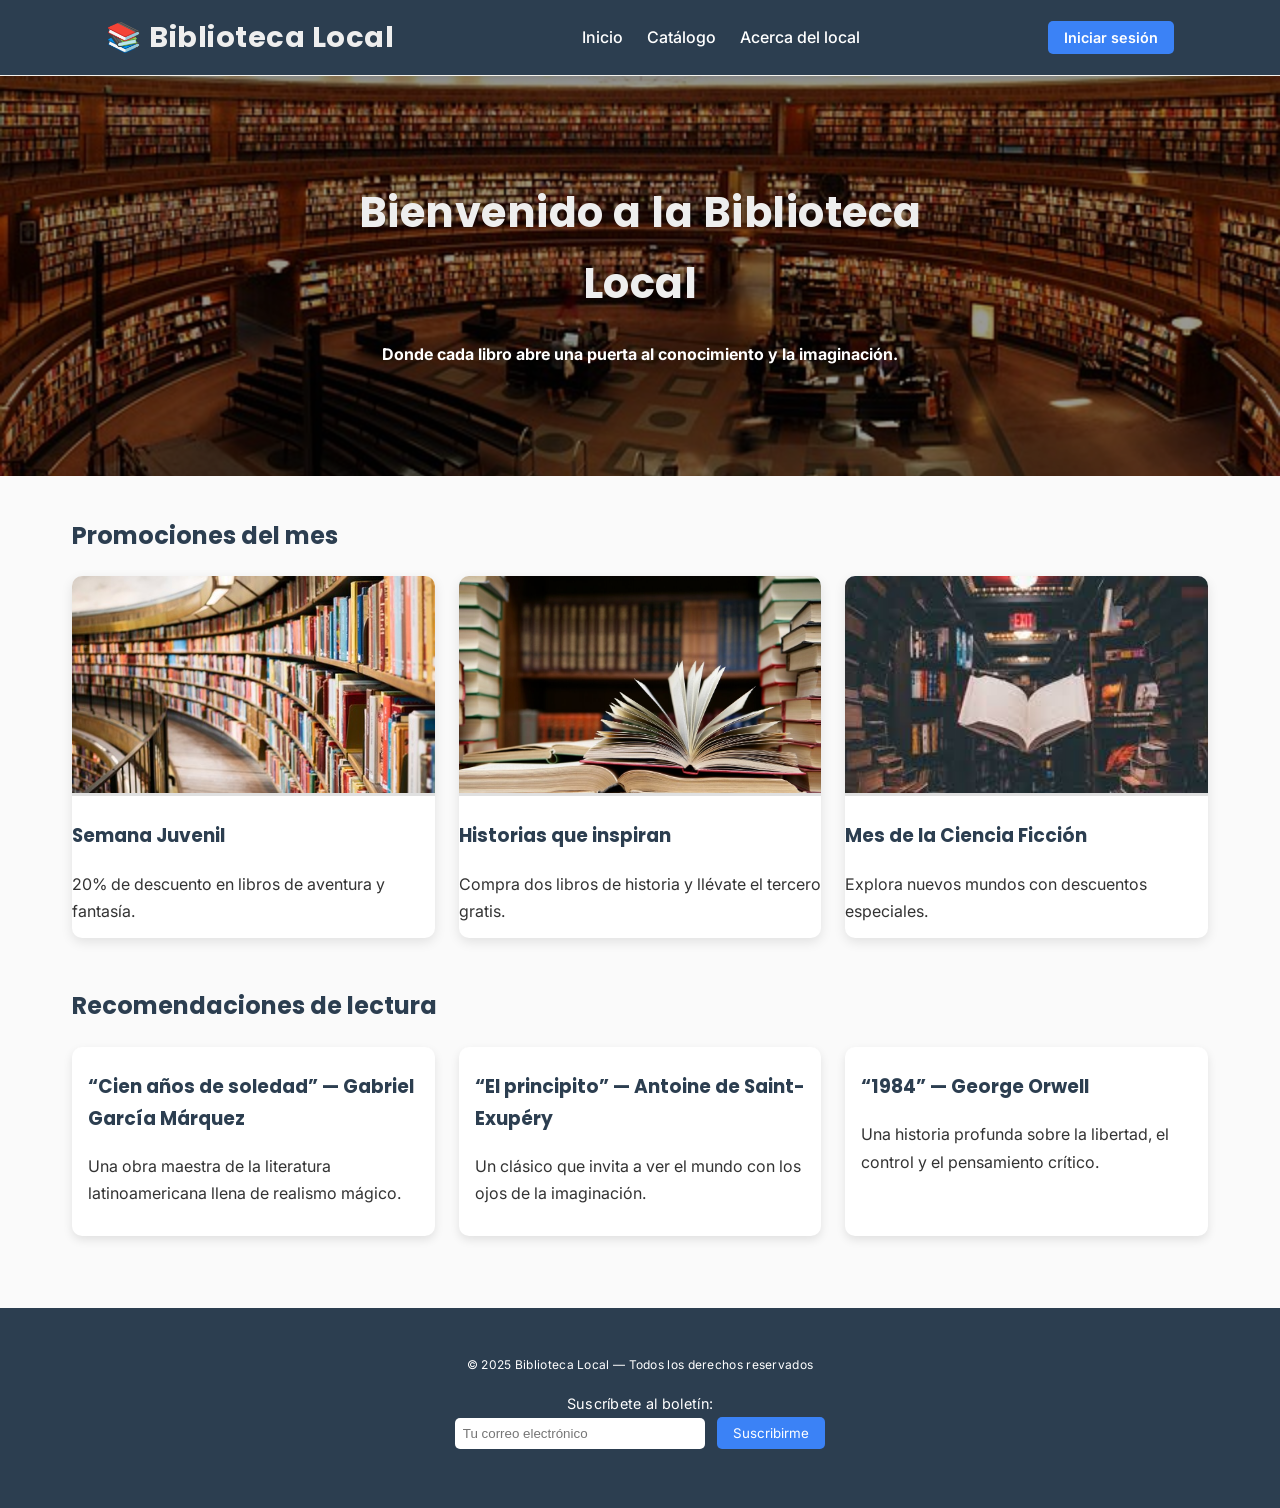
<file: index.html>
<!doctype html>
<html lang="es">
<head>
  <meta charset="utf-8" />
  <meta name="viewport" content="width=device-width, initial-scale=1" />
  <title>Biblioteca Local — Inicio</title>

  <!-- Fuentes -->
  <link href="https://fonts.googleapis.com/css2?family=Inter:wght@400;600&family=Poppins:wght@600;800&display=swap" rel="stylesheet">

  <!-- Estilos -->

  <link rel="stylesheet" href="style.css">

  <style>
    /* ---- NUEVOS ESTILOS ---- */
    body {
      margin: 0;
      font-family: "Inter", sans-serif;
      background-color: #fafafa;
    }

    header {
      background-color: #1e3a8a;
      color: white;
      padding: 0.8rem 0;
    }

    .header-inner {
      display: flex;
      justify-content: space-between;
      align-items: center;
      max-width: 1100px;
      margin: auto;
      padding: 0 1rem;
    }

    .site-title {
      font-family: "Poppins", sans-serif;
      font-weight: 700;
      font-size: 1.8rem;
    }

    nav ul {
      list-style: none;
      display: flex;
      gap: 1.2rem;
    }

    nav a {
      color: white;
      text-decoration: none;
      font-weight: 600;
      transition: color 0.3s;
    }

    nav a:hover {
      color: #c7d2fe;
    }

    /* --- Botón de inicio de sesión --- */
    .login-btn {
      background-color: #3b82f6;
      color: white;
      border: none;
      padding: 0.5rem 1rem;
      border-radius: 5px;
      cursor: pointer;
      font-weight: 600;
      transition: background-color 0.3s;
    }

    .login-btn:hover {
      background-color: #2563eb;
    }

    /* --- Hero con imagen principal --- */
    .hero-image {
      position: relative;
      background-image: url("libreria.jpg"); /* ← Aquí va tu imagen */
      background-size: cover;
      background-position: center;
      height: 400px;
      display: flex;
      align-items: center;
      justify-content: center;
      color: white;
      text-align: center;
    }

    .hero-image::after {
      content: "";
      position: absolute;
      inset: 0;
      background: rgba(0, 0, 0, 0.4);
    }

    .hero-text {
      position: relative;
      z-index: 1;
      max-width: 700px;
      padding: 1rem;
    }

    .hero-text h1 {
      font-family: "Poppins", sans-serif;
      font-size: 2.6rem;
      margin-bottom: 0.5rem;
    }

    /* --- Tarjetas de promoción --- */
    .promo-grid {
      display: grid;
      gap: 1.5rem;
      grid-template-columns: repeat(auto-fit, minmax(250px, 1fr));
    }

    .promo-card {
      border-radius: 10px;
      overflow: hidden;
      background: #fff;
      box-shadow: 0 4px 12px rgba(0,0,0,0.1);
      transition: transform 0.3s ease;
    }

    .promo-card:hover {
      transform: translateY(-5px);
    }

    .promo-card img {
      width: 100%;
      height: 220px;
      object-fit: cover;
      border-bottom: 3px solid #e0e0e0;
    }

    /* --- Nueva sección de recomendaciones --- */
    .recomendaciones {
      margin-top: 3rem;
    }

    .reco-grid {
      display: grid;
      gap: 1.5rem;
      grid-template-columns: repeat(auto-fit, minmax(250px, 1fr));
    }

    .reco-card {
      background: white;
      border-radius: 10px;
      padding: 1rem;
      box-shadow: 0 4px 10px rgba(0,0,0,0.1);
      transition: transform 0.3s;
    }

    .reco-card:hover {
      transform: translateY(-4px);
    }

    .reco-card h3 {
      margin-top: 0.5rem;
    }

    /* --- Formulario del pie --- */
    footer {
      margin-top: 3rem;
      text-align: center;
      padding: 2rem 1rem;
      background: #1e3a8a;
      color: #eee;
    }

    footer form {
      margin-top: 1rem;
    }

    footer input[type="email"] {
      padding: 0.5rem;
      border: none;
      border-radius: 5px;
      width: 250px;
      margin-right: 0.5rem;
    }

    footer button {
      background-color: #3b82f6;
      color: white;
      border: none;
      padding: 0.5rem 1rem;
      border-radius: 5px;
      cursor: pointer;
      transition: background 0.3s;
    }

    footer button:hover {
      background-color: #2563eb;
    }
  </style>
</head>

<body>
  <header class="site-header">
    <div class="container header-inner">
      <h1 class="site-title">📚 Biblioteca Local</h1>

      <nav class="main-nav" aria-label="Menú principal">
        <ul id="menu" class="nav menu-desplegable">
          <li><a href="index.html">Inicio</a></li>
          <li><a href="catalogo.html">Catálogo</a></li>
          <li><a href="acerca.html">Acerca del local</a></li>
        </ul>
      </nav>

      <button class="login-btn" onclick="window.location.href='login.html'">Iniciar sesión</button>
    </div>
  </header>

  <!-- Imagen principal -->
  <section class="hero-image">
    <div class="hero-text">
      <h1>Bienvenido a la Biblioteca Local</h1>
      <h4>Donde cada libro abre una puerta al conocimiento y la imaginación.</h4>
    </div>
  </section>

  <main class="container">
    <!-- Promociones -->
    <section class="panel promociones">
      <h2>Promociones del mes</h2>
      <div class="promo-grid">
        <article class="promo-card fade-in">
          <img src="promo1.jpg" alt="Promoción libros juveniles">
          <h3>Semana Juvenil</h3>
          <p>20% de descuento en libros de aventura y fantasía.</p>
        </article>

        <article class="promo-card fade-in">
          <img src="promo2.jpg" alt="Promoción libros de historia">
          <h3>Historias que inspiran</h3>
          <p>Compra dos libros de historia y llévate el tercero gratis.</p>
        </article>

        <article class="promo-card fade-in">
          <img src="promo3.jpg" alt="Promoción libros de ciencia ficción">
          <h3>Mes de la Ciencia Ficción</h3>
          <p>Explora nuevos mundos con descuentos especiales.</p>
        </article>
      </div>
    </section>

    <!-- Recomendaciones -->
    <section class="panel recomendaciones">
      <h2>Recomendaciones de lectura</h2>
      <div class="reco-grid">
        <article class="reco-card">
          <h3>“Cien años de soledad” — Gabriel García Márquez</h3>
          <p>Una obra maestra de la literatura latinoamericana llena de realismo mágico.</p>
        </article>

        <article class="reco-card">
          <h3>“El principito” — Antoine de Saint-Exupéry</h3>
          <p>Un clásico que invita a ver el mundo con los ojos de la imaginación.</p>
        </article>

        <article class="reco-card">
          <h3>“1984” — George Orwell</h3>
          <p>Una historia profunda sobre la libertad, el control y el pensamiento crítico.</p>
        </article>
      </div>
    </section>
  </main>

  <!-- Pie de página -->
 <footer class="site-footer">
  <div class="container footer-inner">
    <small>© 2025 Biblioteca Local — Todos los derechos reservados</small>
    <form id="suscripcionForm">
      <label for="correo">Suscríbete al boletín:</label><br>
      <input type="email" id="correo" placeholder="Tu correo electrónico" required>
      <button type="submit">Suscribirme</button>
    </form>
    <p id="mensajeSuscripcion" style="margin-top:1rem; color: #4ade80; font-weight:600;"></p>
  </div>
</footer>


  <script>
    // --- Animación JS: aparición suave al hacer scroll ---
    const observer = new IntersectionObserver((entries) => {
      entries.forEach(e => {
        if (e.isIntersecting) e.target.classList.add('fade-in');
      });
    }, { threshold: 0.2 });

    document.querySelectorAll('.fade-in').forEach(el => observer.observe(el));
  </script>
<script>
  const form = document.getElementById("suscripcionForm");
  const mensaje = document.getElementById("mensajeSuscripcion");

  // Revisar si ya está suscrito
  if (localStorage.getItem("suscrito")) {
    mensaje.textContent = "¡Ya estás suscrito!";
    form.style.display = "none";
  }

  form.addEventListener("submit", function(event) {
    event.preventDefault();

    const correo = document.getElementById("correo").value.trim();
    if (correo === "") {
      alert("Por favor, ingresa tu correo.");
      return;
    }

    // Guardar que el usuario ya se suscribió
    localStorage.setItem("suscrito", true);

    // Mostrar mensaje y ocultar formulario
    mensaje.textContent = "¡Ya estás suscrito!";
    form.style.display = "none";
  });
</script>


</body>
</html>
</file>
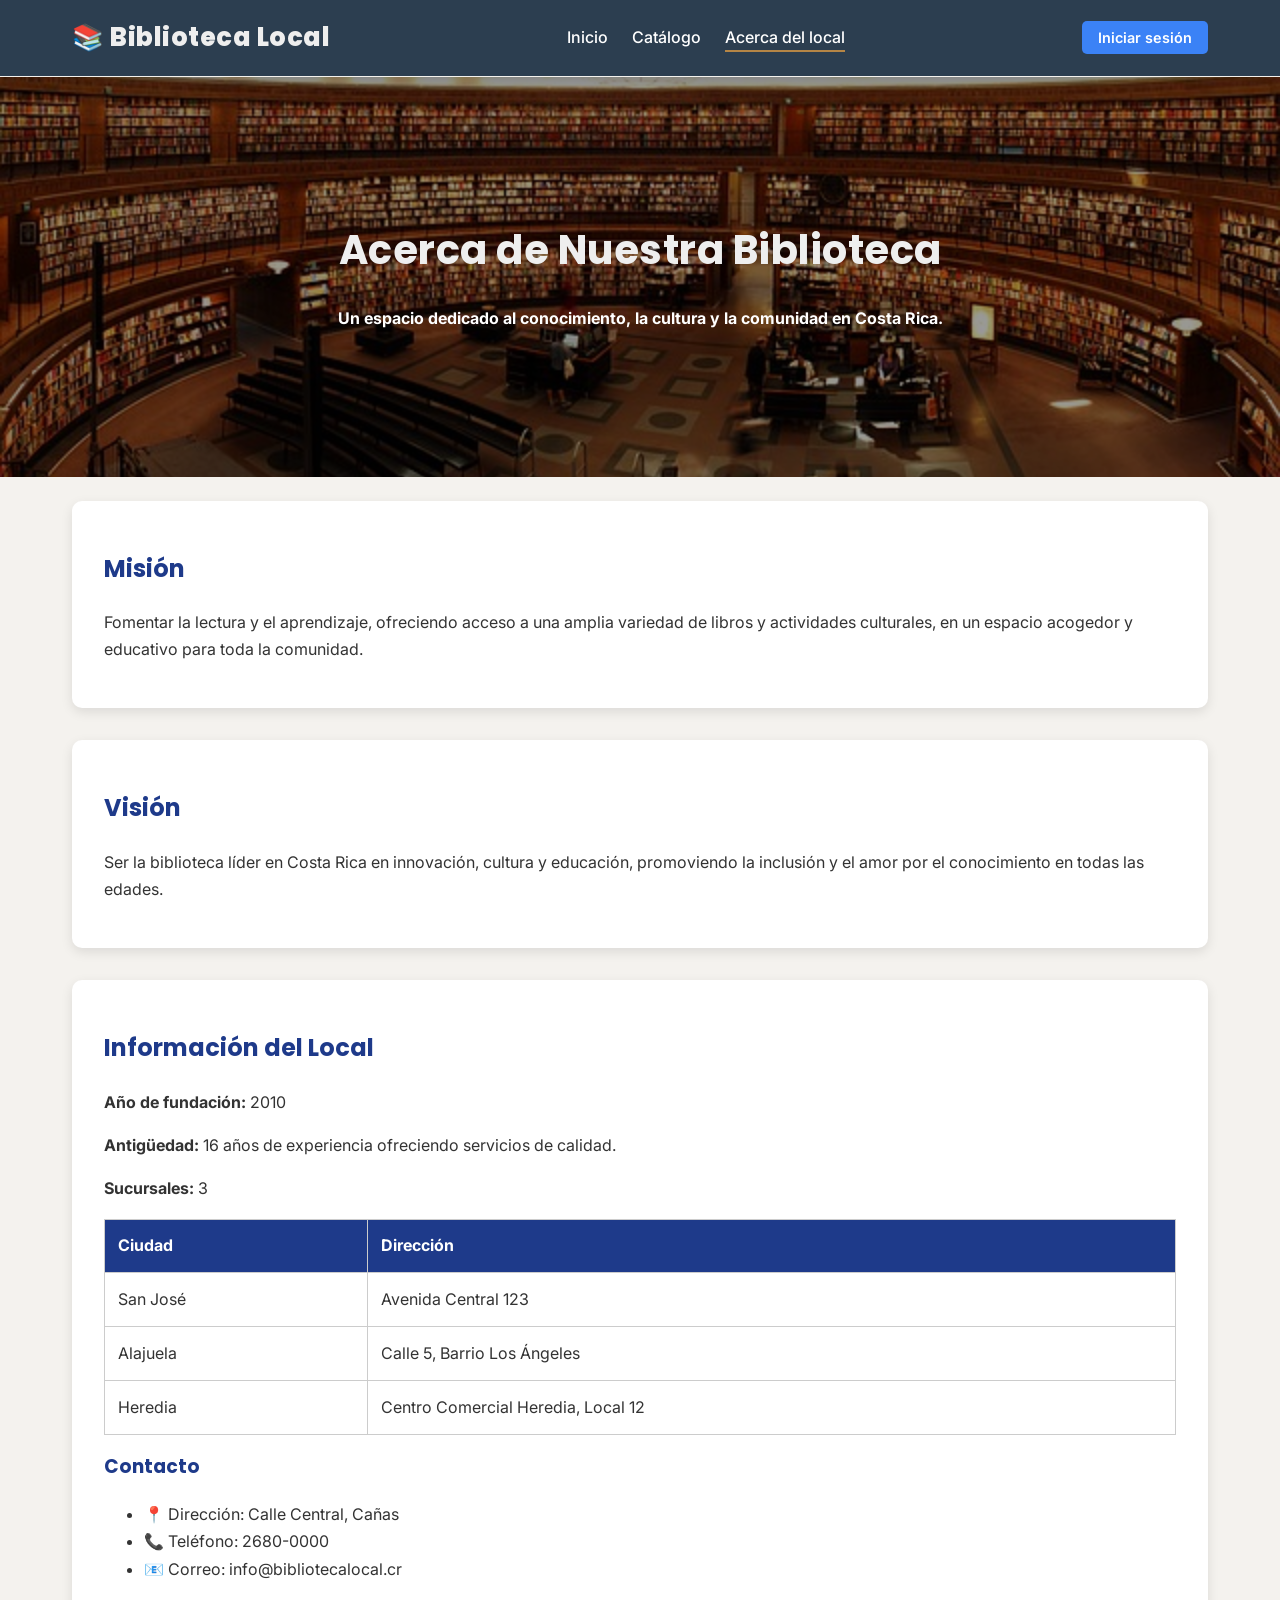
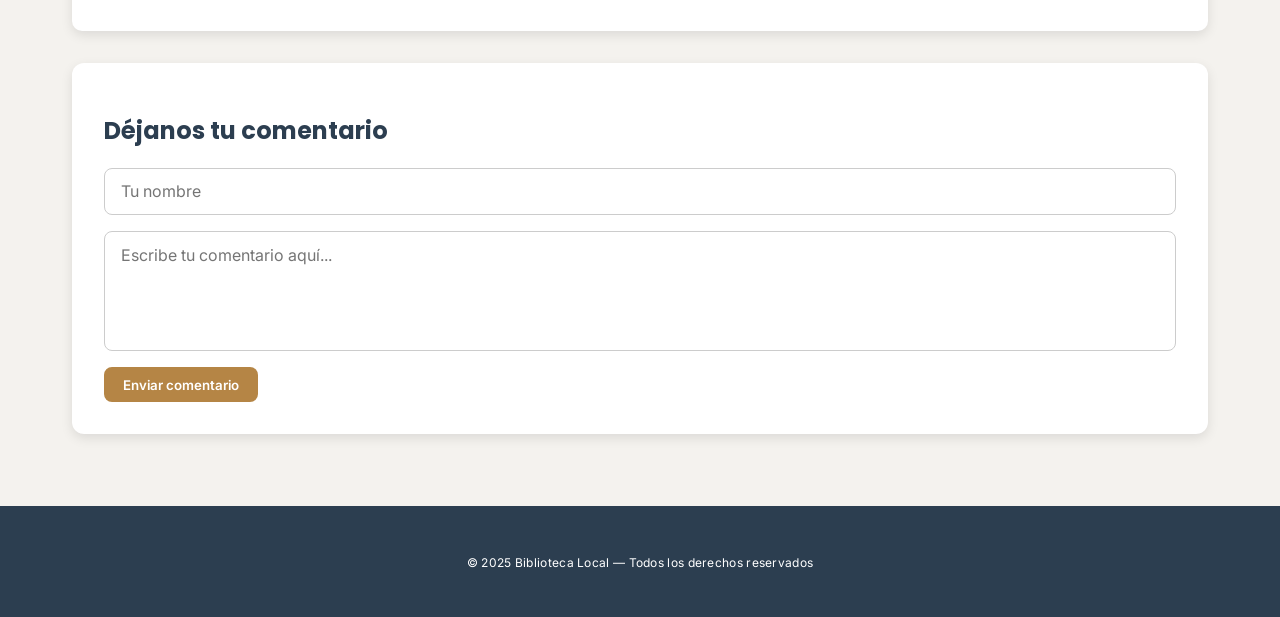
<file: acerca.html>
<!doctype html>
<html lang="es">
<head>
  <meta charset="utf-8" />
  <meta name="viewport" content="width=device-width, initial-scale=1" />
  <title>Acerca del Local — Biblioteca Local</title>
  <link href="https://fonts.googleapis.com/css2?family=Inter:wght@400;600&family=Poppins:wght@600;800&display=swap" rel="stylesheet">
  <link rel="stylesheet" href="style.css">

  <style>
    /* Hero superior */
    .hero-image {
      position: relative;
      background-image: url("libreria.jpg");
      background-size: cover;
      background-position: center;
      height: 400px;
      display: flex;
      align-items: center;
      justify-content: center;
      text-align: center;
      color: white;
    }

    .hero-image::after {
      content: "";
      position: absolute;
      inset: 0;
      background: rgba(0,0,0,0.4);
    }

    .hero-text {
      position: relative;
      z-index: 1;
      max-width: 700px;
      padding: 1rem;
    }

    .hero-text h1 {
      font-family: "Poppins", sans-serif;
      font-size: 2.5rem;
      margin-bottom: 0.5rem;
    }

    .hero-text p {
      font-size: 1.2rem;
    }

    .panel {
      background: #fff;
      padding: 2rem;
      margin-bottom: 2rem;
      border-radius: 10px;
      box-shadow: 0 4px 12px rgba(0,0,0,0.1);
    }

    .panel h2, .panel h3 {
      font-family: "Poppins", sans-serif;
      color: #1e3a8a;
    }

    table {
      width: 100%;
      border-collapse: collapse;
      margin-top: 1rem;
    }

    table th, table td {
      padding: 0.8rem;
      border: 1px solid #ccc;
      text-align: left;
    }

    table th {
      background-color: #1e3a8a;
      color: white;
    }

    /* Botón de inicio de sesión */
    .login-btn {
      background-color: #3b82f6;
      color: white;
      border: none;
      padding: 0.5rem 1rem;
      border-radius: 5px;
      cursor: pointer;
      font-weight: 600;
      transition: background-color 0.3s;
    }

    .login-btn:hover {
      background-color: #2563eb;
    }

    /* === Formulario de comentarios === */
    .comentarios {
      background: var(--clr-light);
      padding: 2rem;
      border-radius: 12px;
      box-shadow: 0 4px 12px rgba(0,0,0,0.1);
    }

    .comentarios h2 {
      color: var(--clr-primary);
      margin-bottom: 1rem;
    }

    .comentarios form {
      display: flex;
      flex-direction: column;
      gap: 1rem;
    }

    .comentarios input, .comentarios textarea {
      padding: 0.8rem 1rem;
      border-radius: 8px;
      border: 1px solid #ccc;
      font-size: 1rem;
      font-family: 'Inter', sans-serif;
      resize: none;
    }

    .comentarios textarea {
      min-height: 120px;
    }

    .comentarios button {
      align-self: flex-start;
      background: var(--clr-accent);
      color: #fff;
      border: none;
      border-radius: 8px;
      padding: 0.6rem 1.2rem;
      font-weight: 600;
      cursor: pointer;
      transition: background 0.3s ease;
    }

    .comentarios button:hover {
      background: var(--clr-accent-dark);
    }

    /* === Toast (notificación emergente) === */
    .toast {
      position: fixed;
      bottom: 25px;
      right: 25px;
      background: var(--clr-accent-dark);
      color: #fff;
      padding: 1rem 1.4rem;
      border-radius: 10px;
      box-shadow: 0 4px 15px rgba(0,0,0,0.25);
      opacity: 0;
      transform: translateY(25px);
      transition: opacity 0.4s ease, transform 0.4s ease;
      z-index: 1000;
      font-weight: 500;
    }

    .toast.visible {
      opacity: 1;
      transform: translateY(0);
    }
  </style>
</head>
<body>
  <header class="site-header">
    <div class="container header-inner">
      <h1 class="site-title">📚 Biblioteca Local</h1>

      <nav class="main-nav" aria-label="Menú principal">
        <ul id="menu" class="nav menu-desplegable">
          <li><a href="index.html">Inicio</a></li>
          <li><a href="catalogo.html">Catálogo</a></li>
          <li><a href="acerca.html" class="active">Acerca del local</a></li>
        </ul>
      </nav>

      <button class="login-btn" onclick="window.location.href='login.html'">Iniciar sesión</button>
    </div>
  </header>

  <!-- Hero -->
  <section class="hero-image fade-in">
    <div class="hero-text">
      <h1>Acerca de Nuestra Biblioteca</h1>
      <h4>Un espacio dedicado al conocimiento, la cultura y la comunidad en Costa Rica.</h4>
    </div>
  </section>

  <main class="container">
    <section class="panel fade-in">
      <h2>Misión</h2>
      <p>Fomentar la lectura y el aprendizaje, ofreciendo acceso a una amplia variedad de libros y actividades culturales, en un espacio acogedor y educativo para toda la comunidad.</p>
    </section>

    <section class="panel fade-in">
      <h2>Visión</h2>
      <p>Ser la biblioteca líder en Costa Rica en innovación, cultura y educación, promoviendo la inclusión y el amor por el conocimiento en todas las edades.</p>
    </section>

    <section class="panel fade-in">
      <h2>Información del Local</h2>
      <p><strong>Año de fundación:</strong> 2010</p>
      <p><strong>Antigüedad:</strong> <span id="edadLocal"></span> años de experiencia ofreciendo servicios de calidad.</p>
      <p><strong>Sucursales:</strong> 3</p>

      <table>
        <thead>
          <tr>
            <th>Ciudad</th>
            <th>Dirección</th>
          </tr>
        </thead>
        <tbody>
          <tr><td>San José</td><td>Avenida Central 123</td></tr>
          <tr><td>Alajuela</td><td>Calle 5, Barrio Los Ángeles</td></tr>
          <tr><td>Heredia</td><td>Centro Comercial Heredia, Local 12</td></tr>
        </tbody>
      </table>

      <h3>Contacto</h3>
      <ul>
        <li>📍 Dirección: Calle Central, Cañas</li>
        <li>📞 Teléfono: 2680-0000</li>
        <li>📧 Correo: info@bibliotecalocal.cr</li>
      </ul>
    </section>

    <!-- 📝 Nueva sección de comentarios -->
    <section class="comentarios fade-in">
      <h2>Déjanos tu comentario</h2>
      <form id="formComentario">
        <input type="text" id="nombre" placeholder="Tu nombre" required>
        <textarea id="mensaje" placeholder="Escribe tu comentario aquí..." required></textarea>
        <button type="submit">Enviar comentario</button>
      </form>
    </section>
  </main>

  <footer class="site-footer">
    <div class="container footer-inner">
      <small>© 2025 Biblioteca Local — Todos los derechos reservados</small>
    </div>
  </footer>

  <!-- Notificación (toast) -->
  <div id="toast" class="toast">✅ ¡Tu comentario ha sido enviado!</div>

  <script>
    // Animación de aparición
    const observer = new IntersectionObserver((entries) => {
      entries.forEach(e => {
        if (e.isIntersecting) e.target.classList.add('fade-in');
      });
    }, { threshold: 0.2 });

    document.querySelectorAll('.fade-in').forEach(el => observer.observe(el));

    // Calcular años de existencia
    const añoFundacion = 2010;
    const añoActual = new Date().getFullYear();
    document.getElementById("edadLocal").textContent = añoActual - añoFundacion;

    // --- Lógica de envío de comentarios ---
    const form = document.getElementById("formComentario");
    const toast = document.getElementById("toast");

    form.addEventListener("submit", (e) => {
      e.preventDefault();
      form.reset();
      toast.classList.add("visible");
      setTimeout(() => toast.classList.remove("visible"), 3000);
    });
  </script>
</body>
</html>
</file>
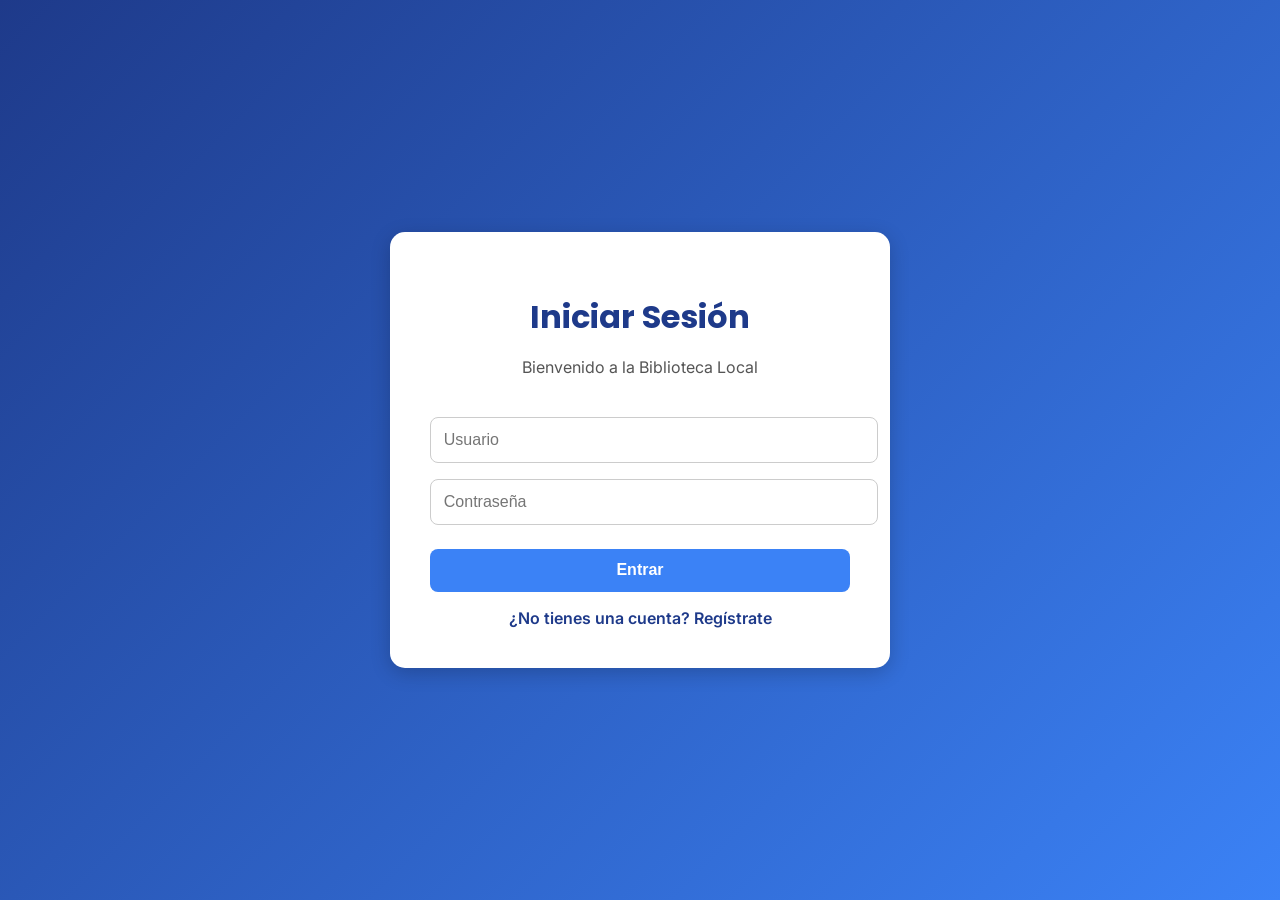
<file: login.html>
<!doctype html>
<html lang="es">
<head>
  <meta charset="utf-8" />
  <meta name="viewport" content="width=device-width, initial-scale=1" />
  <title>Iniciar Sesión — Biblioteca Local</title>

  <link href="https://fonts.googleapis.com/css2?family=Inter:wght@400;600&family=Poppins:wght@600;800&display=swap" rel="stylesheet">

  <style>
    body {
      margin: 0;
      font-family: "Inter", sans-serif;
      background: linear-gradient(135deg, #1e3a8a, #3b82f6);
      height: 100vh;
      display: flex;
      align-items: center;
      justify-content: center;
    }

    .login-container {
      background-color: white;
      padding: 2.5rem;
      border-radius: 15px;
      box-shadow: 0 5px 20px rgba(0,0,0,0.2);
      width: 100%;
      max-width: 420px;
      text-align: center;
      animation: fadeIn 0.8s ease-in-out;
    }

    .login-container h1 {
      font-family: "Poppins", sans-serif;
      color: #1e3a8a;
      margin-bottom: 1rem;
    }

    .login-container p {
      color: #555;
      margin-bottom: 2rem;
    }

    .login-container input[type="text"],
    .login-container input[type="password"] {
      width: 100%;
      padding: 0.8rem;
      margin: 0.5rem 0;
      border: 1px solid #ccc;
      border-radius: 8px;
      font-size: 1rem;
    }

    .login-container button {
      width: 100%;
      padding: 0.8rem;
      background-color: #3b82f6;
      color: white;
      border: none;
      border-radius: 8px;
      font-size: 1rem;
      font-weight: 600;
      cursor: pointer;
      transition: background-color 0.3s;
      margin-top: 1rem;
    }

    .login-container button:hover {
      background-color: #2563eb;
    }

    .login-container a {
      display: inline-block;
      margin-top: 1rem;
      color: #1e3a8a;
      text-decoration: none;
      font-weight: 600;
    }

    .login-container a:hover {
      text-decoration: underline;
    }

    @keyframes fadeIn {
      from { opacity: 0; transform: translateY(-20px); }
      to { opacity: 1; transform: translateY(0); }
    }

    /* Responsivo */
    @media (max-width: 480px) {
      .login-container {
        margin: 1rem;
        padding: 2rem;
      }
    }
  </style>
</head>
<body>
  <div class="login-container">
    <h1>Iniciar Sesión</h1>
    <p>Bienvenido a la Biblioteca Local</p>

    <form id="loginForm">
      <input type="text" id="usuario" name="usuario" placeholder="Usuario" required>
      <input type="password" id="clave" name="clave" placeholder="Contraseña" required>
      <button type="submit">Entrar</button>
    </form>

    <a href="registro.html">¿No tienes una cuenta? Regístrate</a>
  </div>

  <script>
    document.getElementById("loginForm").addEventListener("submit", function(event) {
      event.preventDefault(); // evita que recargue la página

      const usuario = document.getElementById("usuario").value.trim();
      const clave = document.getElementById("clave").value.trim();

      if (usuario === "" || clave === "") {
        alert("Por favor, completa todos los campos.");
        return;
      }

      // Simula un inicio de sesión exitoso (puedes cambiar esto más adelante)
      alert("¡Bienvenido, " + usuario + "! Iniciando sesión...");
      window.location.href = "index.html"; // Redirige a la página principal
    });
  </script>
</body>
</html>
</file>
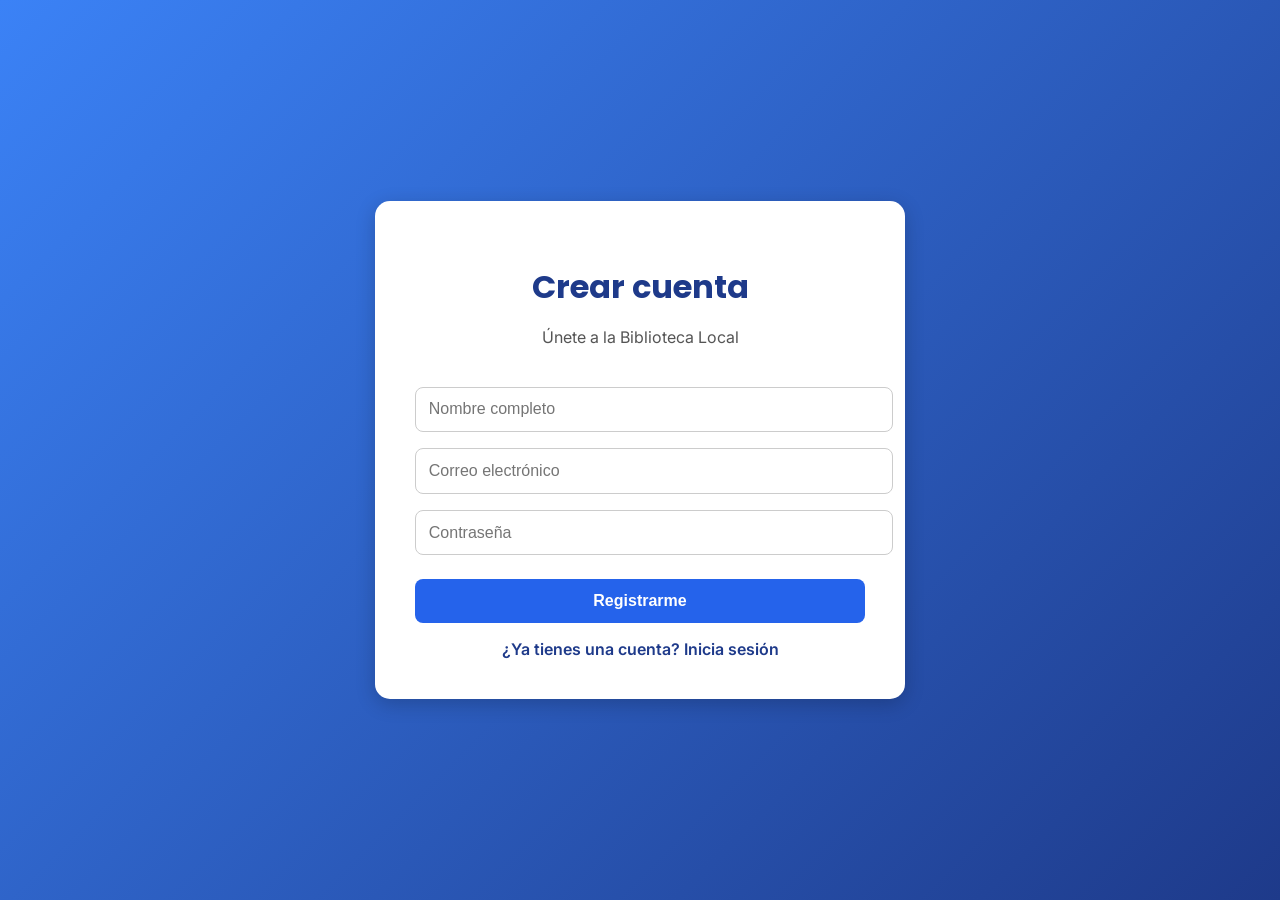
<file: registro.html>
<!doctype html>
<html lang="es">
<head>
  <meta charset="utf-8" />
  <meta name="viewport" content="width=device-width, initial-scale=1" />
  <title>Registrarse — Biblioteca Local</title>

  <link href="https://fonts.googleapis.com/css2?family=Inter:wght@400;600&family=Poppins:wght@600;800&display=swap" rel="stylesheet">

  <style>
    body {
      margin: 0;
      font-family: "Inter", sans-serif;
      background: linear-gradient(135deg, #3b82f6, #1e3a8a);
      height: 100vh;
      display: flex;
      align-items: center;
      justify-content: center;
    }

    .register-container {
      background-color: white;
      padding: 2.5rem;
      border-radius: 15px;
      box-shadow: 0 5px 20px rgba(0,0,0,0.2);
      width: 100%;
      max-width: 450px;
      text-align: center;
      animation: fadeIn 0.8s ease-in-out;
    }

    .register-container h1 {
      font-family: "Poppins", sans-serif;
      color: #1e3a8a;
      margin-bottom: 1rem;
    }

    .register-container p {
      color: #555;
      margin-bottom: 2rem;
    }

    .register-container input[type="text"],
    .register-container input[type="email"],
    .register-container input[type="password"] {
      width: 100%;
      padding: 0.8rem;
      margin: 0.5rem 0;
      border: 1px solid #ccc;
      border-radius: 8px;
      font-size: 1rem;
    }

    .register-container button {
      width: 100%;
      padding: 0.8rem;
      background-color: #2563eb;
      color: white;
      border: none;
      border-radius: 8px;
      font-size: 1rem;
      font-weight: 600;
      cursor: pointer;
      transition: background-color 0.3s;
      margin-top: 1rem;
    }

    .register-container button:hover {
      background-color: #1d4ed8;
    }

    .register-container a {
      display: inline-block;
      margin-top: 1rem;
      color: #1e3a8a;
      text-decoration: none;
      font-weight: 600;
    }

    .register-container a:hover {
      text-decoration: underline;
    }

    @keyframes fadeIn {
      from { opacity: 0; transform: translateY(-20px); }
      to { opacity: 1; transform: translateY(0); }
    }

    @media (max-width: 480px) {
      .register-container {
        margin: 1rem;
        padding: 2rem;
      }
    }
  </style>
</head>
<body>
  <div class="register-container">
    <h1>Crear cuenta</h1>
    <p>Únete a la Biblioteca Local</p>

    <form id="registerForm">
      <input type="text" id="nombre" name="nombre" placeholder="Nombre completo" required>
      <input type="email" id="correo" name="correo" placeholder="Correo electrónico" required>
      <input type="password" id="clave" name="clave" placeholder="Contraseña" required>
      <button type="submit">Registrarme</button>
    </form>

    <a href="login.html">¿Ya tienes una cuenta? Inicia sesión</a>
  </div>

  <script>
    document.getElementById("registerForm").addEventListener("submit", function(event) {
      event.preventDefault();

      const nombre = document.getElementById("nombre").value.trim();
      const correo = document.getElementById("correo").value.trim();
      const clave = document.getElementById("clave").value.trim();

      if (nombre === "" || correo === "" || clave === "") {
        alert("Por favor, completa todos los campos.");
        return;
      }

      // Simula registro exitoso
      alert("¡Registro exitoso! Ahora puedes iniciar sesión.");
      window.location.href = "login.html"; // redirige al login
    });
  </script>
</body>
</html>
</file>
<file: style.css>
/* === RESET Y VARIABLES === */
* { box-sizing: border-box; }
html, body { height: 100%; margin: 0; padding: 0; }

:root {
  --clr-bg: #f4f2ee;
  --clr-primary: #2c3e50;
  --clr-accent: #b58545;
  --clr-accent-dark: #8c6936;
  --clr-text: #333;
  --clr-light: #fff;
  --clr-muted: #777;
}

/* === BASE === */
body {
  font-family: 'Inter', system-ui, -apple-system, 'Segoe UI', Roboto, Arial, sans-serif;
  color: var(--clr-text);
  background: var(--clr-bg);
  line-height: 1.7;
}

a {
  color: #ffffff;
  text-decoration: none;
}
a:hover {
  text-decoration: underline;
}

.container {
  max-width: 1200px;
  margin: 0 auto;
  padding: 1.5rem 2rem;
}

.grid {
  display: grid;
  grid-template-columns: 1fr 320px;
  gap: 24px;
  align-items: start;
}

button {
  cursor: pointer;
  border: none;
  font-family: inherit;
  transition: all 0.25s ease;
}
button:disabled {
  opacity: 0.6;
  cursor: not-allowed;
}

/* === TIPOGRAFÍA === */
h1, h2, h3 {
  font-family: 'Poppins', sans-serif;
  font-weight: 700;
  color: var(--clr-primary);
  margin-top: 1rem;
}

h1 {
  color: #eee;
  font-size: 1.8rem;
  letter-spacing: 0.5px;
}

p {
  color: var(--clr-text);
  margin-bottom: 0.8rem;
}

.muted { color: #6b7280; }
.price { font-weight: 600; }

/* === HEADER === */
.site-header {
  background: var(--clr-primary);
  color: var(--clr-light);
  border-bottom: 1px solid var(--clr-bg);
  box-shadow: 0 4px 12px rgba(0,0,0,0.15);
  position: sticky;
  top: 0;
  z-index: 10;
}

.header-inner {
  display: flex;
  align-items: center;
  justify-content: space-between;
  padding: 1rem 2rem;
  max-width: 1200px;
  margin: 0 auto;
}

.site-title {
  font-family: 'Poppins', sans-serif;
  font-size: 1.6rem;
  font-weight: 800;
  margin: 0;
  letter-spacing: 0.5px;
}

/* === NAVEGACIÓN === */
.nav {
  display: flex;
  gap: 1.5rem;
  list-style: none;
  margin: 0;
  padding: 0;
}

.nav a {
  color: var(--clr-light);
  text-decoration: none;
  font-weight: 500;
  position: relative;
  transition: color 0.3s ease;
}

.nav a::after {
  content: "";
  position: absolute;
  bottom: -5px;
  left: 0;
  width: 0%;
  height: 2px;
  background: var(--clr-accent);
  transition: width 0.3s ease;
}

.nav a:hover {
  color: var(--clr-accent);
}
.nav a:hover::after,
.nav a.active::after {
  width: 100%;
}

/* === PANEL CATÁLOGO === */
.panel-catalogo {
  background: var(--clr-light);
  border-radius: 14px;
  padding: 2rem;
  box-shadow: 0 6px 18px rgba(0, 0, 0, 0.08);
  transition: transform 0.3s ease;
}
.panel-catalogo:hover {
  transform: translateY(-3px);
}

/* === FILTROS === */
.panel-head {
  display: flex;
  flex-wrap: wrap;
  gap: 1rem;
  margin: 1.5rem 0;
}

#filtro, #orden {
  padding: 0.6rem 1rem;
  border-radius: 8px;
  border: 1px solid #ccc;
  font-size: 0.95rem;
  outline: none;
  transition: box-shadow 0.3s ease, border-color 0.3s ease;
}
#filtro:focus, #orden:focus {
  border-color: var(--clr-accent);
  box-shadow: 0 0 0 3px rgba(181,133,69,0.2);
}

/* === LISTA DE LIBROS === */
.lista {
  list-style: none;
  display: grid;
  grid-template-columns: repeat(auto-fit, minmax(250px, 1fr));
  gap: 1.5rem;
  margin: 2rem 0;
  padding: 0;
}

.lista li {
  background: var(--clr-light);
  border-radius: 14px;
  box-shadow: 0 4px 14px rgba(0,0,0,0.08);
  overflow: hidden;
  display: flex;
  flex-direction: column;
  padding: 1.2rem;
  transition: all 0.3s ease;
}
.lista li:hover {
  transform: translateY(-6px);
  box-shadow: 0 8px 20px rgba(0,0,0,0.12);
}

.item-cover {
  width: 100%;
  height: 250px;
  object-fit: cover;
  border-radius: 10px;
  margin-bottom: 1rem;
}

.item-title {
  font-size: 1.1rem;
  font-weight: 600;
  color: var(--clr-primary);
}
.item-author {
  color: var(--clr-muted);
  font-size: 0.9rem;
  margin-bottom: 0.5rem;
}
.item-price {
  color: var(--clr-accent-dark);
  font-weight: 700;
  font-size: 1rem;
  margin-top: 0.3rem;
}

/* === BOTONES === */
.login-btn,
.btn-agregar,
#btnVaciar {
  border: none;
  border-radius: 8px;
  font-size: 0.9rem;
  font-weight: 600;
  transition: all 0.25s ease;
}

.login-btn {
  background-color: #3b82f6;
  color: white;
  padding: 0.5rem 1rem;
}
.login-btn:hover {
  background-color: #2563eb;
}

.btn-agregar {
  background: var(--clr-accent);
  color: #fff;
  padding: 0.6rem 1rem;
  margin-top: auto;
}
.btn-agregar:hover {
  background: var(--clr-accent-dark);
  transform: scale(1.05);
}

#btnVaciar {
  background: #c0392b;
  color: #fff;
  padding: 0.6rem 1rem;
}
#btnVaciar:hover {
  background: #a93226;
}

/* === CARRITO === */
.carrito {
  background: var(--clr-light);
  border-radius: 14px;
  padding: 1.5rem;
  margin-top: 1.5rem;
  box-shadow: 0 5px 15px rgba(0,0,0,0.07);
}
.carrito h3 {
  margin-top: 0;
  color: var(--clr-primary);
  border-bottom: 2px solid var(--clr-accent);
  padding-bottom: 0.4rem;
}
.carrito li {
  display: flex;
  justify-content: space-between;
  align-items: center;
  padding: 0.4rem 0;
  border-bottom: 1px solid #eee;
  font-size: 0.9rem;
}

/* === ÁRBOL DE CATEGORÍAS === */
.tree {
  list-style: none;
  padding-left: 1rem;
  margin-top: 1rem;
}
.tree-node {
  margin: 0.4rem 0;
  cursor: pointer;
  color: var(--clr-primary);
  font-weight: 500;
}
.tree-toggle {
  background: none;
  border: none;
  color: var(--clr-accent);
  font-size: 1rem;
  cursor: pointer;
  font-weight: 600;
}

/* === PANEL DE DETALLE === */
.detalle {
  background: var(--clr-light);
  border-radius: 14px;
  padding: 1.5rem;
  margin-top: 1rem;
  box-shadow: 0 6px 18px rgba(0,0,0,0.08);
  position: relative;
}
.detalle img {
  width: 170px;
  height: 240px;
  object-fit: cover;
  border-radius: 10px;
  float: right;
  margin-left: 1.5rem;
}
#close-detalle {
  border: none;
  background: #c0392b;
  color: #fff;
  border-radius: 6px;
  cursor: pointer;
  padding: 0.4rem 0.7rem;
  position: absolute;
  top: 10px;
  right: 10px;
}
#close-detalle:hover {
  background: #a93226;
}

/* === ETIQUETAS === */
.tag {
  display: inline-block;
  background: var(--clr-accent);
  color: #fff;
  font-size: 0.8rem;
  padding: 0.3rem 0.7rem;
  border-radius: 999px;
  margin: 0.2rem;
  transition: transform 0.25s ease;
}
.tag:hover {
  transform: scale(1.05);
}

/* === TOAST === */
.toast {
  position: fixed;
  bottom: 25px;
  right: 25px;
  background: var(--clr-accent-dark);
  color: #fff;
  padding: 1rem 1.4rem;
  border-radius: 10px;
  box-shadow: 0 4px 12px rgba(0,0,0,0.25);
  opacity: 0;
  transform: translateY(20px);
  transition: opacity 0.4s ease, transform 0.4s ease;
  z-index: 999;
  font-size: 0.95rem;
}
.toast.visible {
  opacity: 1;
  transform: translateY(0);
}

/* === FOOTER === */
.site-footer {
  background: var(--clr-primary);
  color: var(--clr-light);
  text-align: center;
  padding: 1.2rem 0;
  margin-top: 3rem;
  font-size: 0.9rem;
  letter-spacing: 0.3px;
}
</file>
